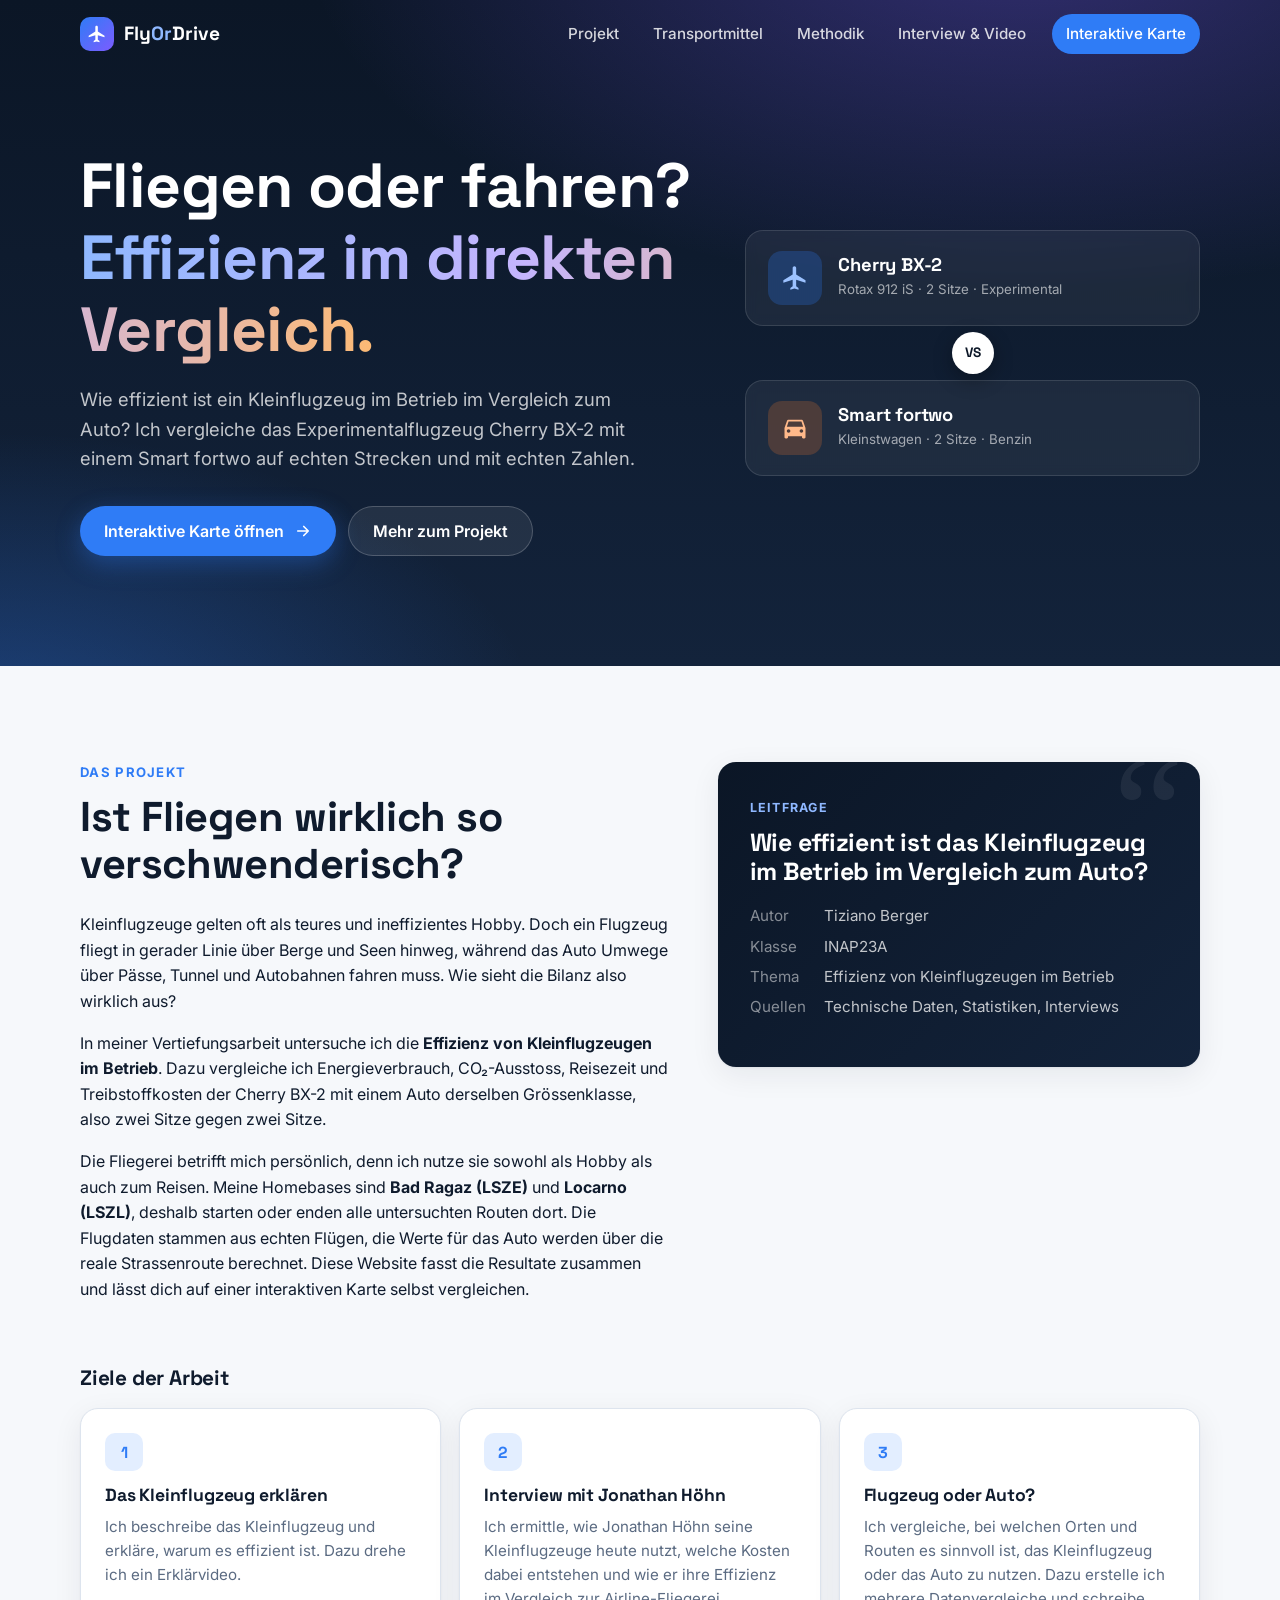
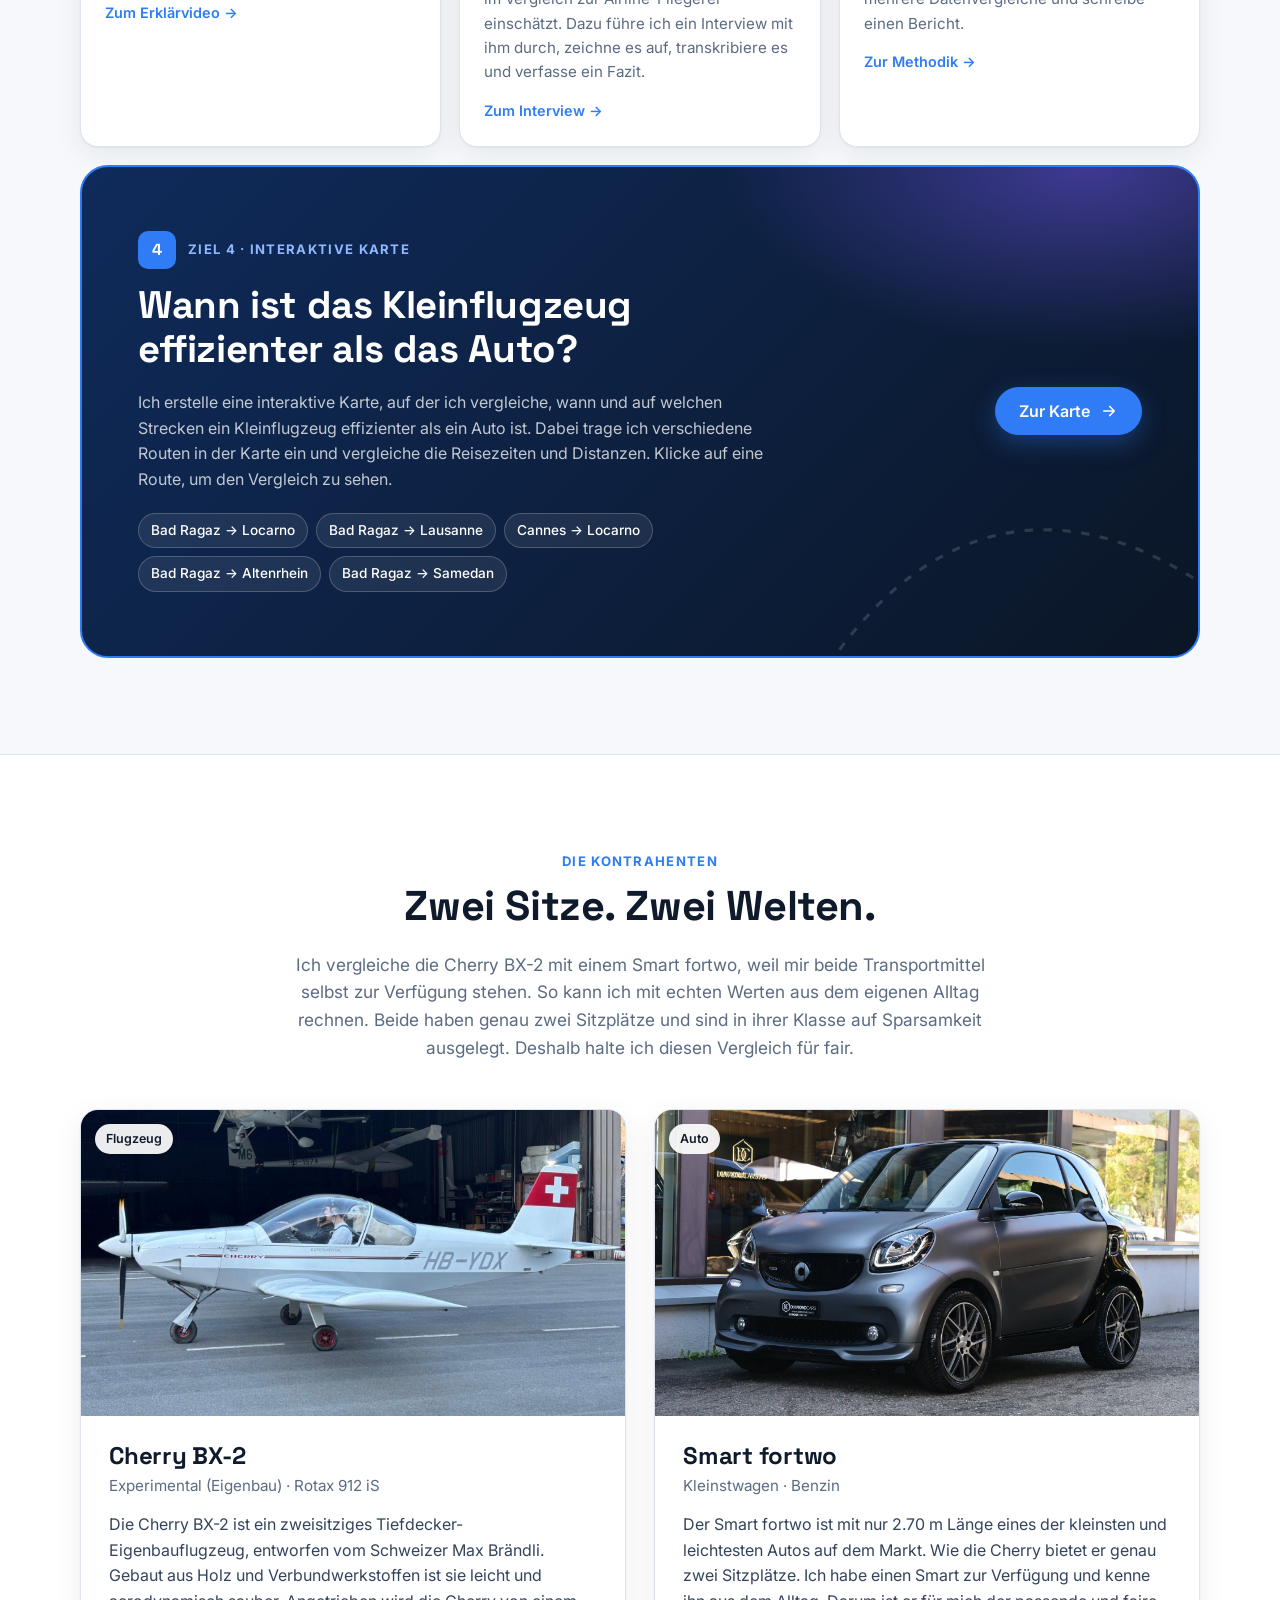
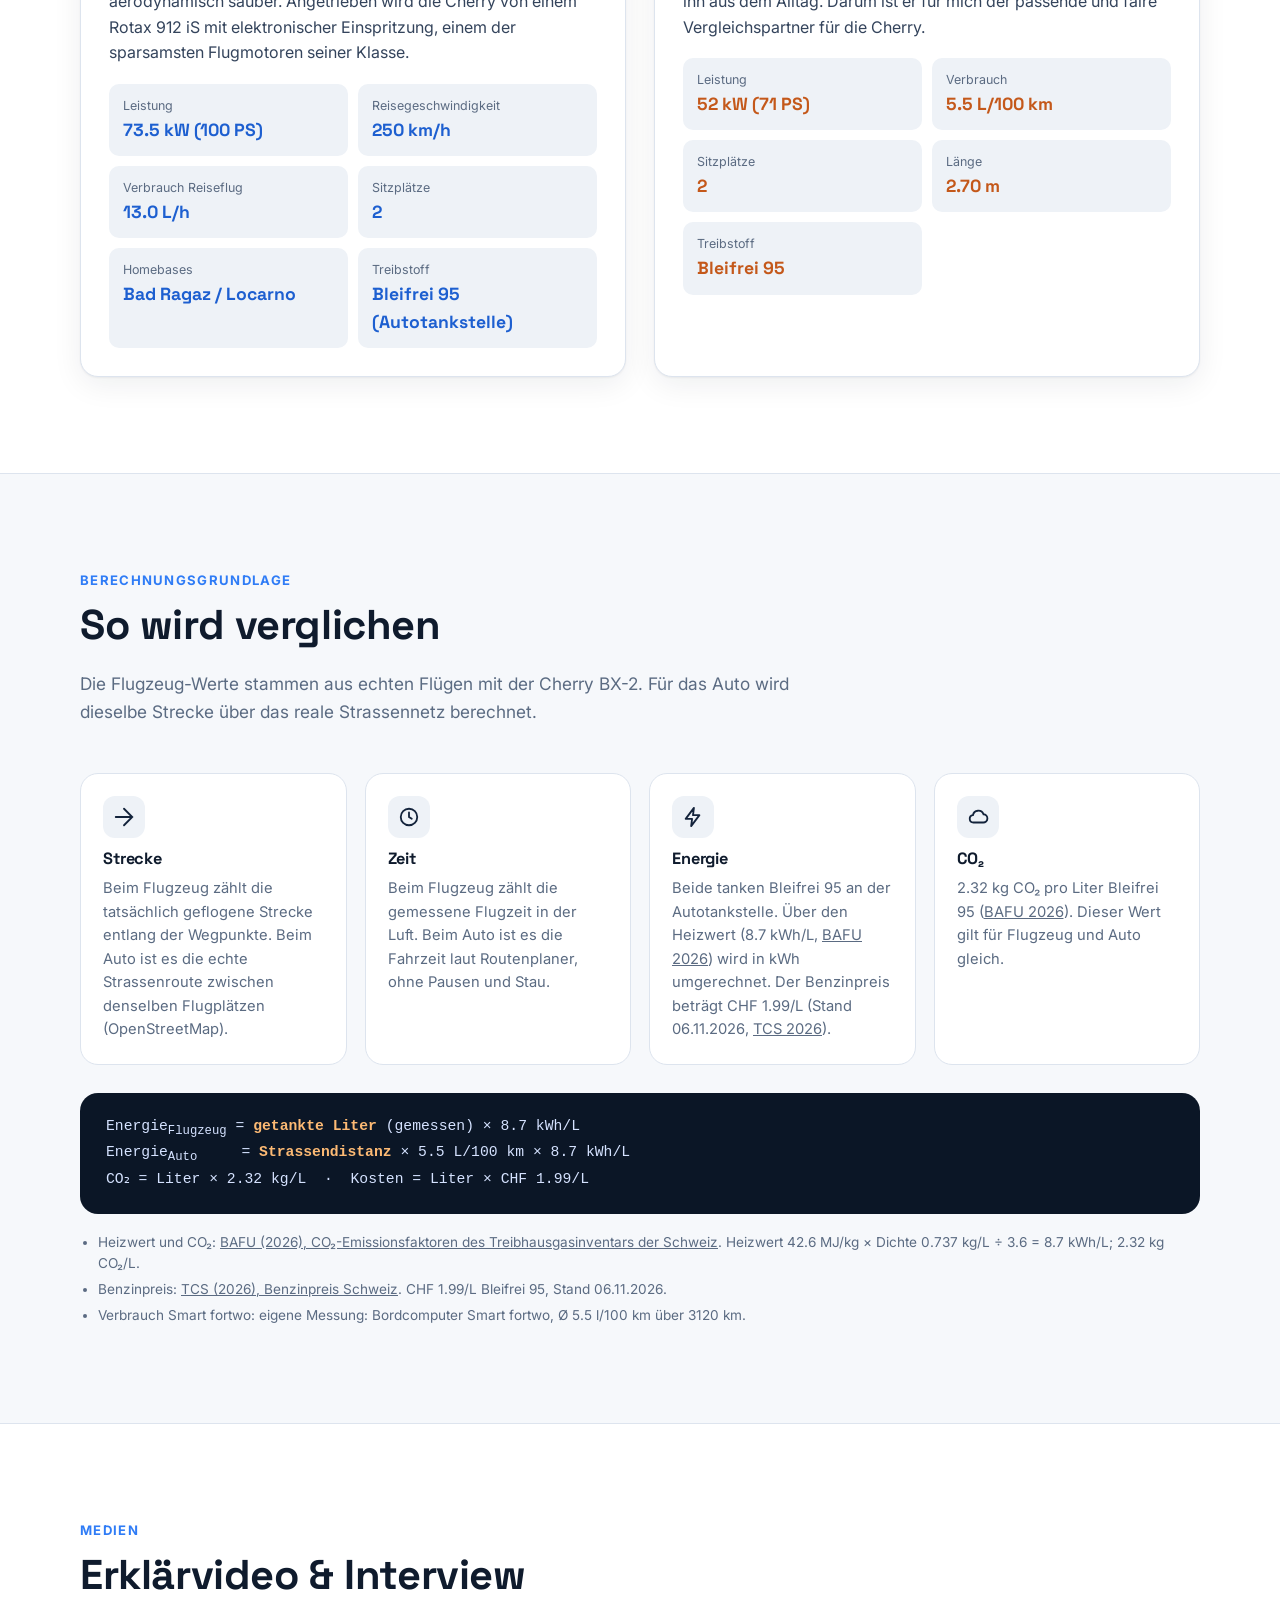
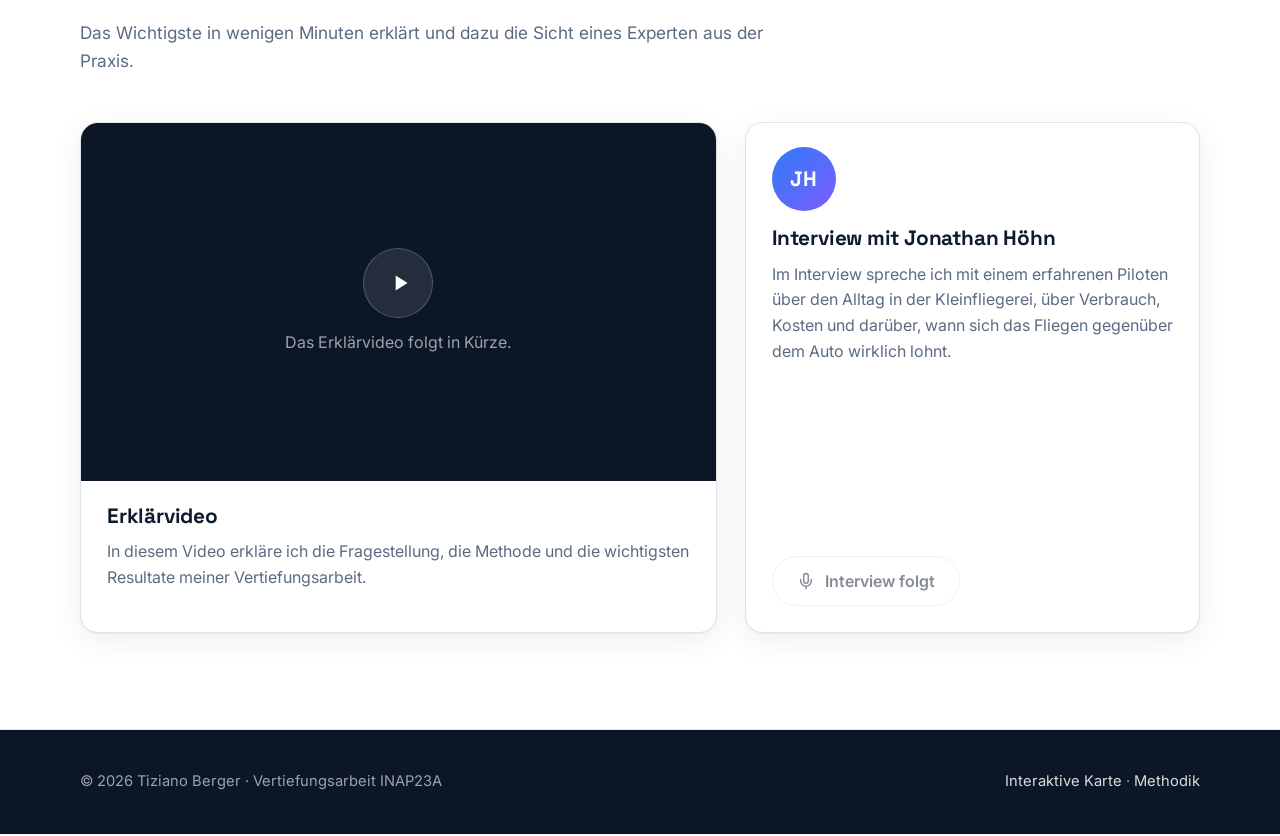
<file: index.html>
<!doctype html>
<html lang="de-CH">
<head>
  <meta charset="utf-8">
  <meta name="viewport" content="width=device-width, initial-scale=1">
  <title>FlyOrDrive · Kleinflugzeug vs. Auto</title>
  <meta name="description" content="Wie effizient ist ein Kleinflugzeug im Betrieb im Vergleich zum Auto? Vertiefungsarbeit von Tiziano Berger: Cherry BX-2 vs. Smart fortwo.">
  <link rel="icon" href="assets/img/favicon.svg" type="image/svg+xml">
  <link rel="preconnect" href="https://fonts.googleapis.com">
  <link rel="preconnect" href="https://fonts.gstatic.com" crossorigin>
  <link href="https://fonts.googleapis.com/css2?family=Inter:wght@400;500;600;700&family=Space+Grotesk:wght@500;700&display=swap" rel="stylesheet">
  <link rel="stylesheet" href="assets/css/style.css">
</head>
<body>

  <!-- Navigation -->
  <nav class="nav" id="nav">
    <div class="container nav-inner">
      <a href="index.html" class="brand">
        <span class="brand-mark"><svg viewBox="0 0 24 24" fill="#fff"><path d="M21 16v-2l-8-5V3.5c0-.83-.67-1.5-1.5-1.5S10 2.67 10 3.5V9l-8 5v2l8-2.5V19l-2 1.5V22l3.5-1 3.5 1v-1.5L13 19v-5.5l8 2.5z"/></svg></span>
        <span>Fly<b>Or</b>Drive</span>
      </a>
      <button class="nav-toggle" aria-label="Menü öffnen" id="navToggle">
        <svg width="24" height="24" viewBox="0 0 24 24" fill="none" stroke="currentColor" stroke-width="2"><path d="M4 7h16M4 12h16M4 17h16"/></svg>
      </button>
      <div class="nav-links" id="navLinks">
        <a href="#projekt">Projekt</a>
        <a href="#fahrzeuge">Transportmittel</a>
        <a href="#methodik">Methodik</a>
        <a href="#medien">Interview &amp; Video</a>
        <a href="karte.html" class="nav-map">Interaktive Karte</a>
      </div>
    </div>
  </nav>

  <!-- Hero -->
  <header class="hero">
    <div class="container hero-grid">
      <div>
        <h1>Fliegen oder fahren?<br><span class="grad">Effizienz im direkten Vergleich.</span></h1>
        <p class="lead">
          Wie effizient ist ein Kleinflugzeug im Betrieb im Vergleich zum Auto? Ich vergleiche das
          Experimentalflugzeug Cherry BX-2 mit einem Smart fortwo auf echten Strecken und mit echten Zahlen.
        </p>
        <div class="hero-actions">
          <a href="karte.html" class="btn btn-primary">
            Interaktive Karte öffnen
            <svg viewBox="0 0 24 24" fill="none" stroke="currentColor" stroke-width="2.2" stroke-linecap="round" stroke-linejoin="round"><path d="M5 12h14M13 6l6 6-6 6"/></svg>
          </a>
          <a href="#projekt" class="btn btn-ghost">Mehr zum Projekt</a>
        </div>
      </div>

      <div class="versus">
        <div class="versus-card plane">
          <div class="ico"><svg viewBox="0 0 24 24" fill="currentColor"><path d="M21 16v-2l-8-5V3.5c0-.83-.67-1.5-1.5-1.5S10 2.67 10 3.5V9l-8 5v2l8-2.5V19l-2 1.5V22l3.5-1 3.5 1v-1.5L13 19v-5.5l8 2.5z"/></svg></div>
          <div><h3>Cherry BX-2</h3><small>Rotax 912 iS · 2 Sitze · Experimental</small></div>
        </div>
        <div class="versus-vs">VS</div>
        <div class="versus-card car">
          <div class="ico"><svg viewBox="0 0 24 24" fill="currentColor"><path d="M18.92 6.01C18.72 5.42 18.16 5 17.5 5h-11c-.66 0-1.21.42-1.42 1.01L3 12v8c0 .55.45 1 1 1h1c.55 0 1-.45 1-1v-1h12v1c0 .55.45 1 1 1h1c.55 0 1-.45 1-1v-8l-2.08-5.99zM6.5 16c-.83 0-1.5-.67-1.5-1.5S5.67 13 6.5 13s1.5.67 1.5 1.5S7.33 16 6.5 16zm11 0c-.83 0-1.5-.67-1.5-1.5s.67-1.5 1.5-1.5 1.5.67 1.5 1.5-.67 1.5-1.5 1.5zM5 11l1.5-4.5h11L19 11H5z"/></svg></div>
          <div><h3>Smart fortwo</h3><small>Kleinstwagen · 2 Sitze · Benzin</small></div>
        </div>
      </div>
    </div>
  </header>

  <!-- Projekt -->
  <section id="projekt">
    <div class="container">
      <div class="project-grid">
        <div class="reveal">
          <span class="kicker">Das Projekt</span>
          <div class="section-head" style="margin-bottom:24px">
            <h2>Ist Fliegen wirklich so verschwenderisch?</h2>
          </div>
          <p>
            Kleinflugzeuge gelten oft als teures und ineffizientes Hobby. Doch ein Flugzeug fliegt in
            gerader Linie über Berge und Seen hinweg, während das Auto Umwege über Pässe, Tunnel und
            Autobahnen fahren muss. Wie sieht die Bilanz also wirklich aus?
          </p>
          <p>
            In meiner Vertiefungsarbeit untersuche ich die <strong>Effizienz von Kleinflugzeugen im Betrieb</strong>.
            Dazu vergleiche ich Energieverbrauch, CO₂-Ausstoss, Reisezeit und Treibstoffkosten der
            Cherry BX-2 mit einem Auto derselben Grössenklasse, also zwei Sitze gegen zwei Sitze.
          </p>
          <p>
            Die Fliegerei betrifft mich persönlich, denn ich nutze sie sowohl als Hobby als auch zum Reisen.
            Meine Homebases sind <strong>Bad Ragaz (LSZE)</strong> und <strong>Locarno (LSZL)</strong>, deshalb starten
            oder enden alle untersuchten Routen dort. Die Flugdaten stammen aus echten Flügen, die Werte
            für das Auto werden über die reale Strassenroute berechnet.
            Diese Website fasst die Resultate zusammen und lässt dich auf einer interaktiven Karte selbst vergleichen.
          </p>
        </div>

        <aside class="question reveal">
          <span class="label">Leitfrage</span>
          <h3>Wie effizient ist das Kleinflugzeug im Betrieb im Vergleich zum Auto?</h3>
          <dl class="meta">
            <dt>Autor</dt><dd>Tiziano Berger</dd>
            <dt>Klasse</dt><dd>INAP23A</dd>
            <dt>Thema</dt><dd>Effizienz von Kleinflugzeugen im Betrieb</dd>
            <dt>Quellen</dt><dd>Technische Daten, Statistiken, Interviews</dd>
          </dl>
        </aside>
      </div>

      <h3 class="goals-title" id="ziele">Ziele der Arbeit</h3>
      <div class="pillars">
        <div class="pillar reveal">
          <div class="num">1</div>
          <h4>Das Kleinflugzeug erklären</h4>
          <p>Ich beschreibe das Kleinflugzeug und erkläre, warum es effizient ist. Dazu drehe ich ein Erklärvideo.</p>
          <a class="pillar-link" href="#medien">Zum Erklärvideo →</a>
        </div>
        <div class="pillar reveal">
          <div class="num">2</div>
          <h4>Interview mit Jonathan Höhn</h4>
          <p>Ich ermittle, wie Jonathan Höhn seine Kleinflugzeuge heute nutzt, welche Kosten dabei entstehen und wie er ihre Effizienz im Vergleich zur Airline-Fliegerei einschätzt. Dazu führe ich ein Interview mit ihm durch, zeichne es auf, transkribiere es und verfasse ein Fazit.</p>
          <a class="pillar-link" href="#medien">Zum Interview →</a>
        </div>
        <div class="pillar reveal">
          <div class="num">3</div>
          <h4>Flugzeug oder Auto?</h4>
          <p>Ich vergleiche, bei welchen Orten und Routen es sinnvoll ist, das Kleinflugzeug oder das Auto zu nutzen. Dazu erstelle ich mehrere Datenvergleiche und schreibe einen Bericht.</p>
          <a class="pillar-link" href="#methodik">Zur Methodik →</a>
        </div>
      </div>

      <div class="cta goal4 reveal" id="ziel-4">
        <svg class="cta-route" viewBox="0 0 400 200" fill="none" stroke="#fff" stroke-width="3" stroke-dasharray="8 10"><path d="M10 180 C 120 20, 260 20, 390 120"/></svg>
        <div>
          <div class="goal4-head">
            <div class="num">4</div>
            <span class="goal4-label">Ziel 4 · Interaktive Karte</span>
          </div>
          <h2>Wann ist das Kleinflugzeug effizienter als das Auto?</h2>
          <p>Ich erstelle eine interaktive Karte, auf der ich vergleiche, wann und auf welchen Strecken ein Kleinflugzeug effizienter als ein Auto ist. Dabei trage ich verschiedene Routen in der Karte ein und vergleiche die Reisezeiten und Distanzen. Klicke auf eine Route, um den Vergleich zu sehen.</p>
          <ul class="goal4-routes" id="goalRoutes"></ul>
        </div>
        <div class="cta-action">
          <a href="karte.html" class="btn btn-primary">
            Zur Karte
            <svg viewBox="0 0 24 24" fill="none" stroke="currentColor" stroke-width="2.2" stroke-linecap="round" stroke-linejoin="round"><path d="M5 12h14M13 6l6 6-6 6"/></svg>
          </a>
        </div>
      </div>
    </div>
  </section>

  <!-- Fahrzeuge -->
  <section id="fahrzeuge" class="alt">
    <div class="container">
      <div class="section-head center reveal">
        <span class="kicker">Die Kontrahenten</span>
        <h2>Zwei Sitze. Zwei Welten.</h2>
        <p>Ich vergleiche die Cherry BX-2 mit einem Smart fortwo, weil mir beide Transportmittel selbst zur Verfügung stehen. So kann ich mit echten Werten aus dem eigenen Alltag rechnen. Beide haben genau zwei Sitzplätze und sind in ihrer Klasse auf Sparsamkeit ausgelegt. Deshalb halte ich diesen Vergleich für fair.</p>
      </div>

      <div class="vehicles">
        <article class="vehicle plane reveal">
          <div class="vehicle-media">
            <span class="tag">Flugzeug</span>
            <svg class="placeholder" viewBox="0 0 24 24" fill="currentColor"><path d="M21 16v-2l-8-5V3.5c0-.83-.67-1.5-1.5-1.5S10 2.67 10 3.5V9l-8 5v2l8-2.5V19l-2 1.5V22l3.5-1 3.5 1v-1.5L13 19v-5.5l8 2.5z"/></svg>
            <img data-src="aircraft.image" alt="Cherry BX-2" hidden>
          </div>
          <div class="vehicle-body">
            <h3 data-bind="aircraft.name">Cherry BX-2</h3>
            <div class="sub"><span data-bind="aircraft.category"></span> · <span data-bind="aircraft.engine"></span></div>
            <p data-bind="aircraft.description"></p>
            <div class="specs" id="aircraftSpecs"></div>
          </div>
        </article>

        <article class="vehicle car reveal">
          <div class="vehicle-media">
            <span class="tag">Auto</span>
            <svg class="placeholder" viewBox="0 0 24 24" fill="currentColor"><path d="M18.92 6.01C18.72 5.42 18.16 5 17.5 5h-11c-.66 0-1.21.42-1.42 1.01L3 12v8c0 .55.45 1 1 1h1c.55 0 1-.45 1-1v-1h12v1c0 .55.45 1 1 1h1c.55 0 1-.45 1-1v-8l-2.08-5.99zM6.5 16c-.83 0-1.5-.67-1.5-1.5S5.67 13 6.5 13s1.5.67 1.5 1.5S7.33 16 6.5 16zm11 0c-.83 0-1.5-.67-1.5-1.5s.67-1.5 1.5-1.5 1.5.67 1.5 1.5-.67 1.5-1.5 1.5zM5 11l1.5-4.5h11L19 11H5z"/></svg>
            <img data-src="car.image" alt="Smart fortwo" hidden>
          </div>
          <div class="vehicle-body">
            <h3 data-bind="car.name">Smart fortwo</h3>
            <div class="sub"><span data-bind="car.category"></span></div>
            <p data-bind="car.description"></p>
            <div class="specs" id="carSpecs"></div>
          </div>
        </article>
      </div>
    </div>
  </section>

  <!-- Methodik -->
  <section id="methodik">
    <div class="container">
      <div class="section-head reveal">
        <span class="kicker">Berechnungsgrundlage</span>
        <h2>So wird verglichen</h2>
        <p>Die Flugzeug-Werte stammen aus echten Flügen mit der Cherry BX-2. Für das Auto wird dieselbe Strecke über das reale Strassennetz berechnet.</p>
      </div>
      <div class="method-grid">
        <div class="method reveal">
          <div class="ico"><svg viewBox="0 0 24 24" fill="none" stroke="currentColor" stroke-width="2" stroke-linecap="round"><path d="M3 12h18M12 3l9 9-9 9"/></svg></div>
          <h4>Strecke</h4>
          <p>Beim Flugzeug zählt die tatsächlich geflogene Strecke entlang der Wegpunkte. Beim Auto ist es die echte Strassenroute zwischen denselben Flugplätzen (OpenStreetMap).</p>
        </div>
        <div class="method reveal">
          <div class="ico"><svg viewBox="0 0 24 24" fill="none" stroke="currentColor" stroke-width="2" stroke-linecap="round"><circle cx="12" cy="12" r="9"/><path d="M12 7v5l3 2"/></svg></div>
          <h4>Zeit</h4>
          <p>Beim Flugzeug zählt die gemessene Flugzeit in der Luft. Beim Auto ist es die Fahrzeit laut Routenplaner, ohne Pausen und Stau.</p>
        </div>
        <div class="method reveal">
          <div class="ico"><svg viewBox="0 0 24 24" fill="none" stroke="currentColor" stroke-width="2" stroke-linecap="round" stroke-linejoin="round"><path d="M13 2 4 14h7l-1 8 9-12h-7z"/></svg></div>
          <h4>Energie</h4>
          <p>Beide tanken Bleifrei 95 an der Autotankstelle. Über den Heizwert (8.7 kWh/L, <a href="https://www.bafu.admin.ch/dam/de/sd-web/NlGIhzJ8OW0t/CO2_Emissionsfaktoren_THG_Inventar.pdf" target="_blank" rel="noopener">BAFU 2026</a>) wird in kWh umgerechnet. Der Benzinpreis beträgt CHF 1.99/L (Stand 06.11.2026, <a href="https://www.tcs.ch/de/camping-reisen/reiseinformationen/wissenswertes/fahrkosten-gebuehren/benzinpreise-schweiz.php" target="_blank" rel="noopener">TCS 2026</a>).</p>
        </div>
        <div class="method reveal">
          <div class="ico"><svg viewBox="0 0 24 24" fill="none" stroke="currentColor" stroke-width="2" stroke-linecap="round"><path d="M7 18a4 4 0 0 1-.5-7.97A6 6 0 0 1 18 9a4.5 4.5 0 0 1-.5 9z"/></svg></div>
          <h4>CO₂</h4>
          <p>2.32 kg CO₂ pro Liter Bleifrei 95 (<a href="https://www.bafu.admin.ch/dam/de/sd-web/NlGIhzJ8OW0t/CO2_Emissionsfaktoren_THG_Inventar.pdf" target="_blank" rel="noopener">BAFU 2026</a>). Dieser Wert gilt für Flugzeug und Auto gleich.</p>
        </div>
      </div>
      <div class="formula reveal">
        Energie<sub>Flugzeug</sub> = <b>getankte Liter</b> (gemessen) × 8.7 kWh/L<br>
        Energie<sub>Auto</sub> &nbsp;&nbsp;&nbsp;&nbsp;= <b>Strassendistanz</b> × 5.5 L/100 km × 8.7 kWh/L<br>
        CO₂ = Liter × 2.32 kg/L &nbsp;·&nbsp; Kosten = Liter × CHF 1.99/L
      </div>
      <ul class="sources reveal">
        <li>Heizwert und CO₂: <a href="https://www.bafu.admin.ch/dam/de/sd-web/NlGIhzJ8OW0t/CO2_Emissionsfaktoren_THG_Inventar.pdf" target="_blank" rel="noopener">BAFU (2026), CO₂-Emissionsfaktoren des Treibhausgasinventars der Schweiz</a>. Heizwert 42.6 MJ/kg × Dichte 0.737 kg/L ÷ 3.6 = 8.7 kWh/L; 2.32 kg CO₂/L.</li>
        <li>Benzinpreis: <a href="https://www.tcs.ch/de/camping-reisen/reiseinformationen/wissenswertes/fahrkosten-gebuehren/benzinpreise-schweiz.php" target="_blank" rel="noopener">TCS (2026), Benzinpreis Schweiz</a>. CHF 1.99/L Bleifrei 95, Stand 06.11.2026.</li>
        <li>Verbrauch Smart fortwo: eigene Messung: Bordcomputer Smart fortwo, Ø 5.5 l/100 km über 3120 km.</li>
      </ul>
    </div>
  </section>

  <!-- Medien -->
  <section id="medien" class="alt">
    <div class="container">
      <div class="section-head reveal">
        <span class="kicker">Medien</span>
        <h2>Erklärvideo &amp; Interview</h2>
        <p>Das Wichtigste in wenigen Minuten erklärt und dazu die Sicht eines Experten aus der Praxis.</p>
      </div>
      <div class="media-grid">
        <article class="media-card reveal">
          <div class="media-frame" id="videoFrame">
            <div class="media-empty">
              <div>
                <div class="play"><svg viewBox="0 0 24 24" fill="currentColor"><path d="M8 5v14l11-7z"/></svg></div>
                Das Erklärvideo folgt in Kürze.
              </div>
            </div>
          </div>
          <div class="media-body">
            <h3>Erklärvideo</h3>
            <p>In diesem Video erkläre ich die Fragestellung, die Methode und die wichtigsten Resultate meiner Vertiefungsarbeit.</p>
          </div>
        </article>

        <article class="media-card reveal">
          <div class="media-body">
            <div class="interview-avatar" id="interviewInitials">JH</div>
            <h3>Interview mit <span data-bind="media.interviewPartner"></span></h3>
            <p>
              Im Interview spreche ich mit einem erfahrenen Piloten über den Alltag in der Kleinfliegerei,
              über Verbrauch, Kosten und darüber, wann sich das Fliegen gegenüber dem Auto wirklich lohnt.
            </p>
            <a class="btn btn-light" id="interviewBtn" href="#" aria-disabled="true">
              <svg viewBox="0 0 24 24" fill="none" stroke="currentColor" stroke-width="2" stroke-linecap="round" stroke-linejoin="round"><path d="M12 2a3 3 0 0 0-3 3v7a3 3 0 0 0 6 0V5a3 3 0 0 0-3-3z"/><path d="M19 10v2a7 7 0 0 1-14 0v-2M12 19v3"/></svg>
              <span>Interview folgt</span>
            </a>
          </div>
        </article>
      </div>
    </div>
  </section>

  <footer>
    <div class="container footer-inner">
      <div>© <span id="year"></span> Tiziano Berger · Vertiefungsarbeit INAP23A</div>
      <div><a href="karte.html">Interaktive Karte</a> · <a href="#methodik">Methodik</a></div>
    </div>
  </footer>

  <script src="assets/js/config.js"></script>
  <script src="assets/js/main.js"></script>
</body>
</html>
</file>
<file: assets/css/style.css>
/* =====================================================================
   FlyOrDrive – Stylesheet
   ===================================================================== */

:root {
  --bg: #f6f8fb;
  --surface: #ffffff;
  --surface-2: #eef2f7;
  --text: #0f1b2d;
  --muted: #5b6b82;
  --border: #dde4ee;
  --navy: #0b1626;
  --navy-2: #13233b;

  --plane: #2f7cf6;
  --plane-soft: #e3eeff;
  --car: #f2792b;
  --car-soft: #fff0e5;
  --good: #16a34a;

  --radius: 18px;
  --radius-sm: 10px;
  --shadow: 0 1px 2px rgba(15, 27, 45, .05), 0 8px 30px rgba(15, 27, 45, .07);
  --max: 1160px;

  --font: "Inter", system-ui, -apple-system, "Segoe UI", Roboto, sans-serif;
  --font-head: "Space Grotesk", var(--font);
}

*, *::before, *::after { box-sizing: border-box; }
html { scroll-behavior: smooth; }
body {
  margin: 0;
  font-family: var(--font);
  color: var(--text);
  background: var(--bg);
  line-height: 1.6;
  -webkit-font-smoothing: antialiased;
}
img { max-width: 100%; display: block; }
[hidden] { display: none !important; }
a { color: var(--plane); }
h1, h2, h3, h4 { font-family: var(--font-head); line-height: 1.15; margin: 0 0 .5em; letter-spacing: -.01em; }
p { margin: 0 0 1em; }

.container { width: 100%; max-width: var(--max); margin: 0 auto; padding: 0 20px; }

/* ---------- Navigation ---------- */
.nav {
  position: fixed; inset: 0 0 auto 0; z-index: 1000;
  transition: background .25s, box-shadow .25s;
}
.nav.scrolled, .nav.solid {
  background: rgba(11, 22, 38, .88);
  backdrop-filter: blur(12px);
  box-shadow: 0 1px 0 rgba(255,255,255,.06);
}
.nav-inner { display: flex; align-items: center; justify-content: space-between; height: 68px; }
.brand {
  display: flex; align-items: center; gap: 10px;
  color: #fff; text-decoration: none; font-family: var(--font-head); font-weight: 700; font-size: 1.2rem;
}
.brand-mark {
  width: 34px; height: 34px; border-radius: 10px; display: grid; place-items: center;
  background: linear-gradient(135deg, var(--plane), #7c5cff);
}
.brand-mark svg { width: 20px; height: 20px; }
.brand span b { color: #8fb8ff; font-weight: 700; }
.nav-links { display: flex; gap: 6px; align-items: center; }
.nav-links a {
  color: rgba(255,255,255,.82); text-decoration: none; font-size: .95rem; font-weight: 500;
  padding: 8px 14px; border-radius: 999px; transition: background .2s, color .2s;
}
.nav-links a:hover { background: rgba(255,255,255,.1); color: #fff; }
.nav-links a.active { color: #fff; background: rgba(255,255,255,.12); }
.nav-toggle { display: none; background: none; border: 0; color: #fff; padding: 8px; cursor: pointer; }

/* ---------- Buttons ---------- */
.btn {
  display: inline-flex; align-items: center; gap: 10px;
  padding: 14px 24px; border-radius: 999px; border: 0; cursor: pointer;
  font: 600 1rem var(--font); text-decoration: none;
  transition: transform .15s, box-shadow .2s, background .2s;
}
.btn:hover { transform: translateY(-1px); }
.btn svg { width: 18px; height: 18px; }
.btn-primary { background: var(--plane); color: #fff; box-shadow: 0 8px 24px rgba(47,124,246,.35); }
.btn-primary:hover { box-shadow: 0 10px 30px rgba(47,124,246,.5); }
.btn-ghost { background: rgba(255,255,255,.08); color: #fff; border: 1px solid rgba(255,255,255,.2); }
.btn-ghost:hover { background: rgba(255,255,255,.15); }
.btn-light { background: var(--surface); color: var(--text); border: 1px solid var(--border); }
.btn[aria-disabled="true"] { opacity: .5; pointer-events: none; }

/* ---------- Hero ---------- */
.hero {
  position: relative; overflow: hidden; color: #fff;
  background:
    radial-gradient(1200px 600px at 80% -10%, rgba(124,92,255,.35), transparent 60%),
    radial-gradient(900px 500px at 0% 110%, rgba(47,124,246,.35), transparent 60%),
    linear-gradient(180deg, var(--navy) 0%, var(--navy-2) 100%);
  padding: 150px 0 110px;
}
.hero::after {
  content: ""; position: absolute; inset: 0; pointer-events: none;
  background-image: radial-gradient(rgba(255,255,255,.08) 1px, transparent 1px);
  background-size: 28px 28px;
  mask-image: linear-gradient(180deg, transparent, #000 30%, #000 70%, transparent);
}
.hero-grid { position: relative; z-index: 1; display: grid; grid-template-columns: 1.15fr .85fr; gap: 50px; align-items: center; }
.eyebrow {
  display: inline-flex; align-items: center; gap: 8px;
  font-size: .8rem; font-weight: 600; letter-spacing: .08em; text-transform: uppercase;
  color: #b9cdf5; background: rgba(255,255,255,.07); border: 1px solid rgba(255,255,255,.12);
  padding: 6px 12px; border-radius: 999px; margin-bottom: 22px;
}
.eyebrow .dot { width: 7px; height: 7px; border-radius: 50%; background: #4ade80; box-shadow: 0 0 10px #4ade80; }
.hero h1 { font-size: clamp(2.3rem, 5vw, 3.9rem); font-weight: 700; margin-bottom: 20px; }
.hero h1 .grad {
  background: linear-gradient(90deg, #8fb8ff, #c4b5fd 50%, #fdba74);
  -webkit-background-clip: text; background-clip: text; color: transparent;
}
.hero p.lead { font-size: 1.15rem; color: rgba(255,255,255,.75); max-width: 560px; margin-bottom: 32px; }
.hero-actions { display: flex; gap: 12px; flex-wrap: wrap; }

.versus {
  position: relative; display: grid; gap: 14px;
}
.versus-card {
  display: flex; align-items: center; gap: 16px;
  background: rgba(255,255,255,.06); border: 1px solid rgba(255,255,255,.12);
  border-radius: var(--radius); padding: 20px 22px; backdrop-filter: blur(6px);
}
.versus-card .ico { width: 54px; height: 54px; border-radius: 14px; display: grid; place-items: center; flex-shrink: 0; }
.versus-card .ico svg { width: 28px; height: 28px; }
.versus-card.plane .ico { background: rgba(47,124,246,.25); color: #9cc2ff; }
.versus-card.car .ico { background: rgba(242,121,43,.22); color: #ffb98a; }
.versus-card h3 { margin: 0; font-size: 1.15rem; }
.versus-card small { color: rgba(255,255,255,.6); }
.versus-vs {
  justify-self: center; font-family: var(--font-head); font-weight: 700; font-size: .85rem;
  width: 42px; height: 42px; border-radius: 50%; display: grid; place-items: center;
  background: #fff; color: var(--navy); margin: -8px 0;  z-index: 1;
  box-shadow: 0 6px 20px rgba(0,0,0,.3);
}

/* ---------- Sections ---------- */
section { padding: 96px 0; }
.section-head { max-width: 720px; margin-bottom: 48px; }
.section-head.center { margin-left: auto; margin-right: auto; text-align: center; }
.kicker { color: var(--plane); font-weight: 700; font-size: .82rem; letter-spacing: .1em; text-transform: uppercase; margin-bottom: 10px; display: block; }
.section-head h2 { font-size: clamp(1.8rem, 3.4vw, 2.6rem); }
.section-head p { color: var(--muted); font-size: 1.08rem; }
.alt { background: var(--surface); border-top: 1px solid var(--border); border-bottom: 1px solid var(--border); }

/* Projekt */
.project-grid { display: grid; grid-template-columns: 1.1fr .9fr; gap: 48px; align-items: start; }
.question {
  background: linear-gradient(135deg, var(--navy), var(--navy-2)); color: #fff;
  border-radius: var(--radius); padding: 32px; box-shadow: var(--shadow); position: relative; overflow: hidden;
}
.question::before {
  content: "“"; position: absolute; top: -30px; right: 16px; font-size: 10rem; line-height: 1;
  font-family: Georgia, serif; color: rgba(255,255,255,.07);
}
.question .label { font-size: .78rem; text-transform: uppercase; letter-spacing: .1em; color: #8fb8ff; font-weight: 700; }
.question h3 { font-size: 1.55rem; margin: 10px 0 18px; }
.meta { display: grid; grid-template-columns: auto 1fr; gap: 6px 18px; font-size: .95rem; color: rgba(255,255,255,.75); }
.meta dt { color: rgba(255,255,255,.5); }
.meta dd { margin: 0; }

.pillars { display: grid; grid-template-columns: repeat(3, 1fr); gap: 18px; margin-top: 40px; }
.pillar {
  background: var(--surface); border: 1px solid var(--border); border-radius: var(--radius);
  padding: 24px; box-shadow: var(--shadow);
}
.pillar .num {
  width: 38px; height: 38px; border-radius: 10px; display: grid; place-items: center; margin-bottom: 14px;
  background: var(--plane-soft); color: var(--plane); font-weight: 700; font-family: var(--font-head);
}
.pillar h4 { font-size: 1.1rem; }
.pillar p { color: var(--muted); font-size: .95rem; margin: 0; }

/* Fahrzeuge */
.vehicles { display: grid; grid-template-columns: 1fr 1fr; gap: 28px; }
.vehicle {
  background: var(--surface); border: 1px solid var(--border); border-radius: var(--radius);
  overflow: hidden; box-shadow: var(--shadow); display: flex; flex-direction: column;
}
.vehicle-media {
  position: relative; aspect-ratio: 16 / 9; display: grid; place-items: center; overflow: hidden;
}
.vehicle.plane .vehicle-media { background: linear-gradient(135deg, #dbe8ff, #b9d0ff); color: var(--plane); }
.vehicle.car .vehicle-media { background: linear-gradient(135deg, #ffe7d6, #ffc9a3); color: var(--car); }
.vehicle-media img { position: absolute; inset: 0; width: 100%; height: 100%; object-fit: cover; }
.vehicle-media .placeholder { width: 38%; opacity: .9; }
.vehicle-media .tag {
  position: absolute; top: 14px; left: 14px; z-index: 1;
  background: rgba(255,255,255,.92); color: var(--text); font-size: .78rem; font-weight: 600;
  padding: 5px 11px; border-radius: 999px;
}
.vehicle-body { padding: 26px 28px 28px; flex: 1; }
.vehicle-body h3 { font-size: 1.5rem; margin-bottom: 4px; }
.vehicle-body .sub { color: var(--muted); font-size: .95rem; margin-bottom: 14px; }
.vehicle-body > p { color: #34445c; }
.specs { display: grid; grid-template-columns: 1fr 1fr; gap: 10px; margin-top: 18px; }
.spec { background: var(--surface-2); border-radius: var(--radius-sm); padding: 12px 14px; }
.spec span { display: block; font-size: .78rem; color: var(--muted); }
.spec strong { font-family: var(--font-head); font-size: 1.1rem; }
.vehicle.plane .spec strong { color: #1d5fd0; }
.vehicle.car .spec strong { color: #c4581a; }

/* Methodik */
.method-grid { display: grid; grid-template-columns: repeat(4, 1fr); gap: 18px; }
.method {
  background: var(--surface); border: 1px solid var(--border); border-radius: var(--radius); padding: 22px;
}
.method .ico { width: 42px; height: 42px; border-radius: 12px; background: var(--surface-2); display: grid; place-items: center; margin-bottom: 12px; color: var(--navy-2); }
.method .ico svg { width: 22px; height: 22px; }
.method h4 { font-size: 1.02rem; }
.method p { font-size: .92rem; color: var(--muted); margin: 0; }
.formula {
  margin-top: 28px; background: var(--navy); color: #d5e2ff; border-radius: var(--radius);
  padding: 22px 26px; font-family: ui-monospace, "Cascadia Code", Consolas, monospace; font-size: .92rem;
  overflow-x: auto;
}
.formula b { color: #fdba74; font-weight: 600; }
.sources { margin: 18px 0 0; padding-left: 18px; font-size: .85rem; color: var(--muted); }
.sources li + li { margin-top: 4px; }
.method a, .sources a { color: inherit; text-decoration: underline; }

/* CTA */
.cta {
  position: relative; overflow: hidden; border-radius: 28px; color: #fff; padding: 64px 56px;
  background:
    radial-gradient(600px 300px at 90% 0%, rgba(124,92,255,.45), transparent 60%),
    linear-gradient(135deg, #0f2b5b, var(--navy));
  display: grid; grid-template-columns: 1.3fr .7fr; gap: 30px; align-items: center;
}
.cta h2 { font-size: clamp(1.7rem, 3vw, 2.4rem); }
.cta p { color: rgba(255,255,255,.75); margin: 0; }
.cta .cta-action { justify-self: end; }
.cta-route {
  position: absolute; right: -40px; bottom: -30px; width: 420px; opacity: .14; pointer-events: none;
}

/* Medien */
.media-grid { display: grid; grid-template-columns: 1.4fr 1fr; gap: 28px; }
.media-card {
  background: var(--surface); border: 1px solid var(--border); border-radius: var(--radius);
  overflow: hidden; box-shadow: var(--shadow); display: flex; flex-direction: column;
}
.media-frame { aspect-ratio: 16 / 9; background: var(--navy); position: relative; }
.media-frame iframe, .media-frame video { position: absolute; inset: 0; width: 100%; height: 100%; border: 0; }
.media-empty {
  position: absolute; inset: 0; display: grid; place-items: center; text-align: center; color: rgba(255,255,255,.6);
  padding: 20px;
}
.media-empty .play {
  width: 70px; height: 70px; border-radius: 50%; background: rgba(255,255,255,.1); display: grid; place-items: center;
  margin: 0 auto 12px; border: 1px solid rgba(255,255,255,.2);
}
.media-empty .play svg { width: 26px; height: 26px; color: #fff; margin-left: 4px; }
.media-body { padding: 24px 26px 26px; flex: 1; display: flex; flex-direction: column; }
.media-body h3 { font-size: 1.3rem; }
.media-body p { color: var(--muted); }
.media-body .btn { margin-top: auto; align-self: flex-start; }
.interview-avatar {
  width: 64px; height: 64px; border-radius: 50%; display: grid; place-items: center; margin-bottom: 16px;
  background: linear-gradient(135deg, var(--plane), #7c5cff); color: #fff; font: 700 1.3rem var(--font-head);
}

/* Footer */
footer { background: var(--navy); color: rgba(255,255,255,.6); padding: 40px 0; font-size: .92rem; }
.footer-inner { display: flex; justify-content: space-between; gap: 20px; flex-wrap: wrap; align-items: center; }
footer a { color: rgba(255,255,255,.85); text-decoration: none; }
footer a:hover { color: #fff; }

/* Reveal-Animation */
.reveal { opacity: 0; transform: translateY(18px); transition: opacity .6s ease, transform .6s ease; }
.reveal.visible { opacity: 1; transform: none; }
@media (prefers-reduced-motion: reduce) {
  .reveal { opacity: 1; transform: none; transition: none; }
  html { scroll-behavior: auto; }
}

/* =====================================================================
   Kartenseite
   ===================================================================== */
.map-page { height: 100vh; overflow: hidden; display: flex; flex-direction: column; }
.map-page .nav { position: relative; }
.map-layout { flex: 1; display: grid; grid-template-columns: 420px 1fr; min-height: 0; }
.panel {
  background: var(--surface); border-right: 1px solid var(--border); overflow-y: auto;
  padding: 22px 22px 40px; display: flex; flex-direction: column; gap: 22px;
}
.panel h2 { font-size: 1.35rem; margin: 0; }
.view { display: flex; flex-direction: column; gap: 22px; animation: viewIn .28s ease; }
@keyframes viewIn { from { opacity: 0; transform: translateX(12px); } to { opacity: 1; transform: none; } }
@media (prefers-reduced-motion: reduce) { .view { animation: none; } }
.result-bar { display: flex; justify-content: space-between; align-items: center; gap: 10px; }
.back-btn {
  display: inline-flex; align-items: center; gap: 8px; cursor: pointer;
  font: 600 .9rem var(--font); color: var(--text); background: var(--surface-2);
  border: 1px solid var(--border); border-radius: 999px; padding: 8px 14px;
}
.back-btn:hover { border-color: #b8c6da; background: var(--surface); }
.result-sub { color: var(--muted); font-size: .88rem; margin-top: 2px; }
.panel .intro { color: var(--muted); font-size: .92rem; margin: 4px 0 0; }
.panel-block { display: flex; flex-direction: column; gap: 10px; }
.panel-label { font-size: .76rem; font-weight: 700; text-transform: uppercase; letter-spacing: .08em; color: var(--muted); }

.route-list { display: flex; flex-direction: column; gap: 8px; }
.route-item {
  text-align: left; background: var(--surface); border: 1px solid var(--border); border-radius: 12px;
  padding: 11px 14px; cursor: pointer; font: inherit; color: inherit; transition: border-color .15s, background .15s;
  display: flex; justify-content: space-between; align-items: center; gap: 10px;
}
.route-item:hover { border-color: #b8c6da; }
.route-item.active { border-color: var(--plane); background: var(--plane-soft); }
.route-item strong { display: block; font-size: .95rem; }
.route-item small { color: var(--muted); font-size: .8rem; }
.route-item .codes { font-family: var(--font-head); font-size: .8rem; color: var(--muted); white-space: nowrap; }

.select-row { display: grid; grid-template-columns: 1fr auto 1fr; gap: 8px; align-items: center; }
.swap {
  width: 36px; height: 36px; border-radius: 50%; border: 1px solid var(--border); background: var(--surface);
  cursor: pointer; display: grid; place-items: center; color: var(--muted);
}
.swap:hover { color: var(--text); border-color: #b8c6da; }
.select-row > * { min-width: 0; }
.select-row.reversed .home-pill { order: 3; }
.select-row.reversed .swap { order: 2; }
.select-row.reversed select { order: 1; }
.home-pill {
  font-size: .92rem; padding: 9px 10px; border-radius: 10px; font-weight: 600;
  background: var(--plane-soft); color: #1d5fd0; border: 1px solid #c5dafc;
  white-space: nowrap; overflow: hidden; text-overflow: ellipsis;
}
.route-group { font-size: .8rem; font-weight: 600; color: var(--text); margin: 6px 0 0; display: flex; align-items: center; gap: 6px; }
.route-group:first-child { margin-top: 0; }
.badge {
  display: inline-block; font-size: .68rem; font-weight: 700; letter-spacing: .03em; text-transform: uppercase;
  padding: 2px 7px; border-radius: 999px; background: #dcfce7; color: #15803d; vertical-align: 1px;
}
.badge.calc { background: var(--surface-2); color: var(--muted); }
.af-marker.home { border-color: #eab308; box-shadow: 0 0 0 3px rgba(234,179,8,.35), 0 2px 6px rgba(0,0,0,.2); font-size: 13px; }
select, input[type="number"] {
  width: 100%; font: inherit; font-size: .92rem; padding: 9px 10px; border-radius: 10px;
  border: 1px solid var(--border); background: var(--surface); color: var(--text);
}
select:focus, input:focus { outline: 2px solid var(--plane-soft); border-color: var(--plane); }

.seg { display: grid; grid-template-columns: 1fr 1fr; background: var(--surface-2); border-radius: 12px; padding: 4px; }
.seg button {
  border: 0; background: transparent; font: 600 .88rem var(--font); padding: 8px; border-radius: 9px; cursor: pointer; color: var(--muted);
}
.seg button.active { background: var(--surface); color: var(--text); box-shadow: 0 1px 3px rgba(0,0,0,.1); }

details.params { border: 1px solid var(--border); border-radius: 12px; padding: 0 14px; }
details.params summary { cursor: pointer; padding: 12px 0; font-weight: 600; font-size: .92rem; }
.param-grid { display: grid; grid-template-columns: 1fr 1fr; gap: 10px; padding-bottom: 14px; }
.param-grid label { font-size: .78rem; color: var(--muted); display: flex; flex-direction: column; gap: 4px; }

/* Resultate */
.result-head { display: flex; align-items: baseline; justify-content: space-between; gap: 8px; }
.result-head h3 { font-size: 1.15rem; margin: 0; }
.status { font-size: .78rem; color: var(--muted); }
.status.loading::before {
  content: ""; display: inline-block; width: 10px; height: 10px; margin-right: 6px; vertical-align: -1px;
  border: 2px solid var(--border); border-top-color: var(--plane); border-radius: 50%; animation: spin .8s linear infinite;
}
@keyframes spin { to { transform: rotate(360deg); } }

.headline {
  border-radius: 14px; padding: 16px 18px; color: #fff; font-size: .95rem;
  background: linear-gradient(135deg, var(--navy), #1c3560);
}
.headline strong { font-family: var(--font-head); font-size: 1.05rem; display: block; margin-bottom: 4px; }

.legend { display: flex; gap: 16px; font-size: .82rem; color: var(--muted); }
.legend span { display: inline-flex; align-items: center; gap: 6px; }
.legend i { width: 10px; height: 10px; border-radius: 3px; display: inline-block; }
.legend .p { background: var(--plane); }
.legend .c { background: var(--car); }

.metric { padding: 12px 0; border-bottom: 1px solid var(--border); }
.metric:last-child { border-bottom: 0; }
.metric-top { display: flex; justify-content: space-between; align-items: baseline; margin-bottom: 8px; }
.metric-top .name { font-weight: 600; font-size: .92rem; }
.metric-top .ratio { font-size: .78rem; color: var(--muted); }
.bar-row { display: grid; grid-template-columns: 22px 1fr 96px; align-items: center; gap: 8px; margin: 4px 0; }
.bar-row svg { width: 18px; height: 18px; }
.bar-row.p svg { color: var(--plane); }
.bar-row.c svg { color: var(--car); }
.bar { height: 10px; background: var(--surface-2); border-radius: 99px; overflow: hidden; }
.bar > div { height: 100%; border-radius: 99px; transition: width .6s cubic-bezier(.2,.8,.2,1); }
.bar-row.p .bar > div { background: var(--plane); }
.bar-row.c .bar > div { background: var(--car); }
.bar-row .val { text-align: right; font-variant-numeric: tabular-nums; font-size: .88rem; font-weight: 600; }
.bar-row .val.win { color: var(--good); }

.footnote { font-size: .76rem; color: var(--muted); line-height: 1.5; }

#map { width: 100%; height: 100%; background: #dfe7ef; }
.map-wrap { position: relative; min-height: 0; }
.map-hint {
  position: absolute; z-index: 500; top: 16px; left: 50%; transform: translateX(-50%);
  background: rgba(11,22,38,.85); color: #fff; font-size: .85rem; padding: 8px 14px; border-radius: 999px;
  backdrop-filter: blur(6px); pointer-events: none; white-space: nowrap;
}
.af-marker {
  background: #fff; border: 2px solid var(--navy-2); color: var(--navy-2);
  font: 600 12px var(--font); border-radius: 999px; padding: 3px 9px; white-space: nowrap;
  box-shadow: 0 2px 6px rgba(0,0,0,.2); transform: translate(-50%, -50%); position: absolute;
}
.af-marker.start { background: var(--plane); border-color: var(--plane); color: #fff; }
.af-marker.end { background: var(--navy-2); color: #fff; }
.leaflet-tooltip { font-family: var(--font); }
.leaflet-tooltip.wp-label {
  background: rgba(255,255,255,.9); border: 0; box-shadow: 0 1px 3px rgba(0,0,0,.25);
  color: var(--navy-2); font-size: 11px; font-weight: 600; padding: 1px 6px; border-radius: 6px;
}
.leaflet-tooltip.wp-label::before { display: none; }

/* =====================================================================
   Responsive
   ===================================================================== */
@media (max-width: 960px) {
  .hero { padding: 120px 0 80px; }
  .hero-grid, .project-grid, .vehicles, .media-grid, .cta { grid-template-columns: 1fr; }
  .method-grid { grid-template-columns: 1fr 1fr; }
  .pillars { grid-template-columns: 1fr; }
  .cta { padding: 44px 28px; }
  .cta .cta-action { justify-self: start; }
  section { padding: 72px 0; }

  .map-page { height: auto; overflow: visible; }
  .map-layout { grid-template-columns: 1fr; }
  .map-wrap { height: 60vh; order: -1; }
  .panel { border-right: 0; border-top: 1px solid var(--border); overflow: visible; }
}
@media (max-width: 720px) {
  .nav-toggle { display: block; }
  .nav-links {
    position: absolute; top: 68px; left: 0; right: 0; flex-direction: column; align-items: stretch;
    background: rgba(11,22,38,.97); padding: 10px 16px 18px; display: none;
  }
  .nav-links.open { display: flex; }
  .container { padding: 0 16px; }
  .method-grid { grid-template-columns: 1fr; }
  .specs { grid-template-columns: 1fr 1fr; }
  .map-hint { white-space: normal; text-align: center; width: calc(100% - 32px); }
}

/* =====================================================================
   Ziel 4 – Interaktive Karte hervorheben
   ===================================================================== */
.goals-title { font-size: 1.3rem; margin: 48px 0 0; }
.goals-title + .pillars { margin-top: 18px; }
.cta.goal4 { margin-top: 18px; border: 2px solid var(--plane); }
.goal4-head { display: flex; align-items: center; gap: 12px; margin-bottom: 14px; }
.goal4-head .num {
  width: 38px; height: 38px; border-radius: 10px; display: grid; place-items: center;
  background: var(--plane); color: #fff; font-weight: 700; font-family: var(--font-head);
}
.goal4-label { font-size: .82rem; font-weight: 700; letter-spacing: .1em; text-transform: uppercase; color: #8fb8ff; }
.goal4-routes { list-style: none; padding: 0; margin: 20px 0 0; display: flex; flex-wrap: wrap; gap: 8px; }
.goal4-routes a {
  display: inline-block; color: #fff; text-decoration: none; font-size: .85rem; font-weight: 500;
  padding: 6px 12px; border-radius: 999px; background: rgba(255,255,255,.08); border: 1px solid rgba(255,255,255,.2);
}
.goal4-routes a:hover { background: rgba(255,255,255,.16); }

.nav-links a.nav-map { background: var(--plane); color: #fff; margin-left: 6px; }
.nav-links a.nav-map:hover { background: #2a6fe0; }

.goal-badge {
  display: inline-block; font-size: .72rem; font-weight: 700; letter-spacing: .06em; text-transform: uppercase;
  color: var(--plane); background: var(--plane-soft); padding: 4px 10px; border-radius: 999px; margin-bottom: 8px;
}

/* etwas zurückhaltender */
.hero::after { display: none; }
.eyebrow .dot { box-shadow: none; }

.pillar { display: flex; flex-direction: column; }
.pillar-link { margin-top: 14px; font-size: .9rem; font-weight: 600; text-decoration: none; }
.pillar-link:hover { text-decoration: underline; }
</file>
